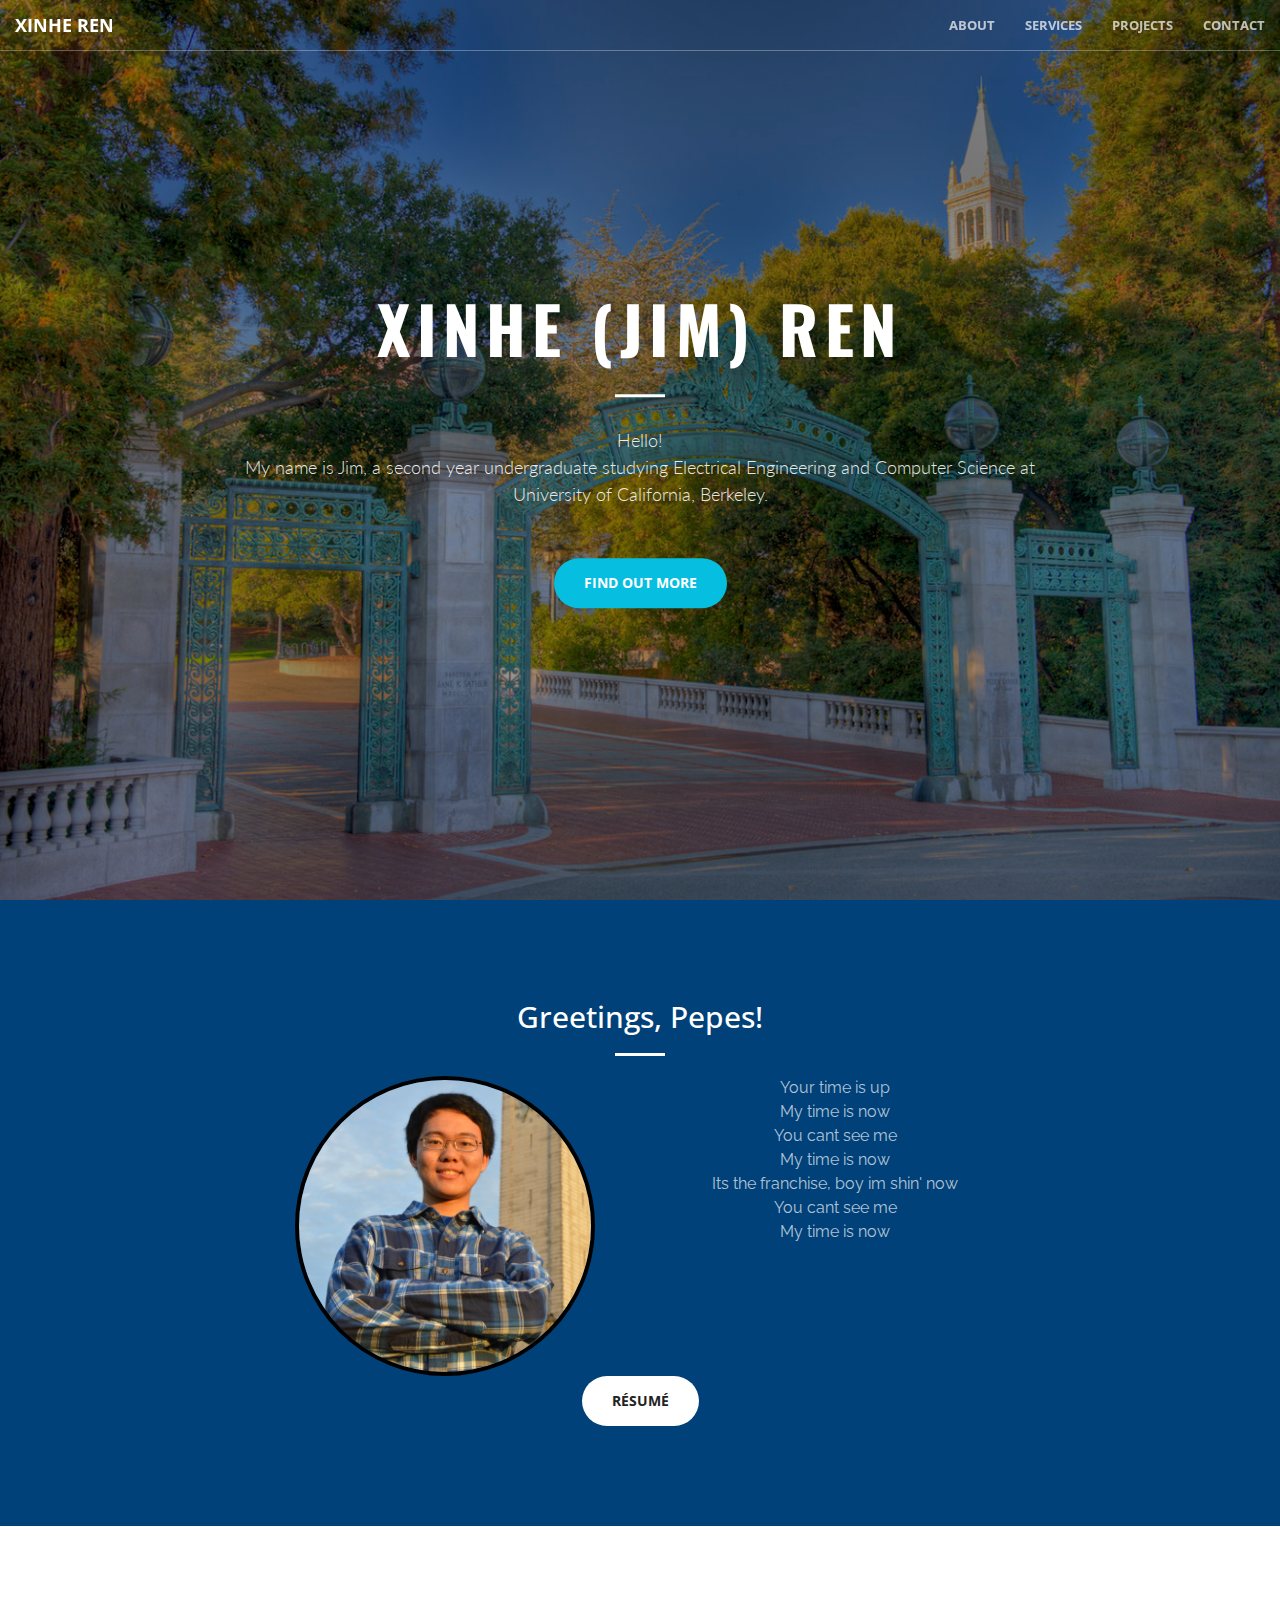
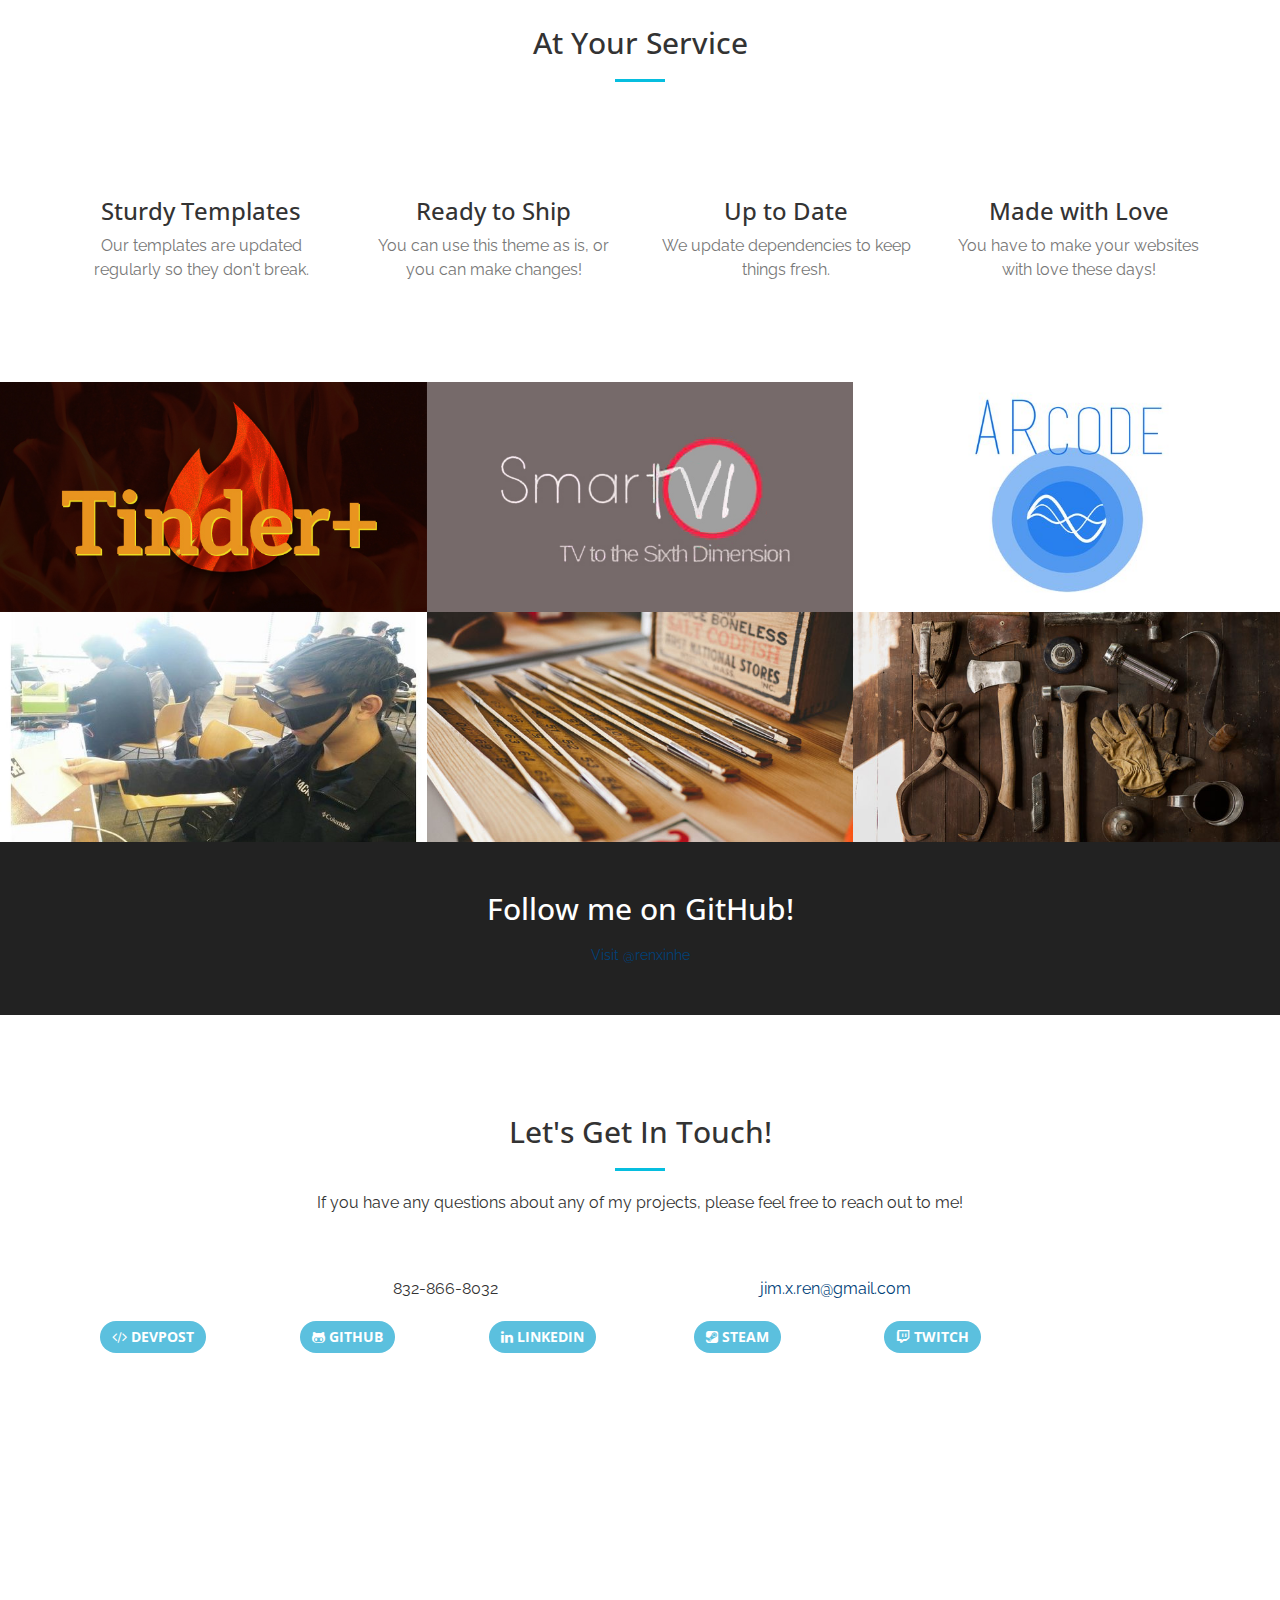
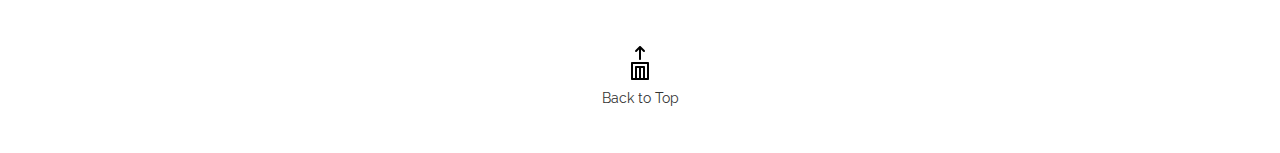
<file: war/index.html>
<head>

    <meta charset="utf-8">
    <meta http-equiv="X-UA-Compatible" content="IE=edge">
    <meta name="viewport" content="width=device-width, initial-scale=1">
    <meta name="description" content="">
    <meta name="author" content="">

    <title>Xinhe Ren</title>

    <!-- Bootstrap Core CSS -->
    <link rel="stylesheet" href="css/bootstrap.min.css" type="text/css">

    <!-- Custom Fonts -->
    <link href="http://fonts.googleapis.com/css?family=Open+Sans:300italic,400italic,600italic,700italic,800italic,400,300,600,700,800" rel="stylesheet" type="text/css">
    <link href="http://fonts.googleapis.com/css?family=Merriweather:400,300,300italic,400italic,700,700italic,900,900italic" rel="stylesheet" type="text/css">
    <link rel="stylesheet" href="font-awesome/css/font-awesome.min.css" type="text/css">
    <link href='https://fonts.googleapis.com/css?family=Raleway|Lato|Oswald&subset=latin,latin-ext' rel='stylesheet' type='text/css'>

    <!-- Plugin CSS -->
    <link rel="stylesheet" href="css/animate.min.css" type="text/css">

    <!-- Custom CSS -->
    <link rel="stylesheet" href="css/creative.css" type="text/css">
    <link rel="stylesheet" href="css/elevator.css" type="text/css">
    <link rel="stylesheet" href="css/animate.css" type="text/css">

    <!-- HTML5 Shim and Respond.js IE8 support of HTML5 elements and media queries -->
    <!-- WARNING: Respond.js doesn't work if you view the page via file:// -->
    <!--[if lt IE 9]>
        <script src="https://oss.maxcdn.com/libs/html5shiv/3.7.0/html5shiv.js"></script>
        <script src="https://oss.maxcdn.com/libs/respond.js/1.4.2/respond.min.js"></script>
    <![endif]-->

</head>

<body id="page-top">

    <nav id="mainNav" class="navbar navbar-default navbar-fixed-top affix-top">
        <div class="container-fluid">
            <!-- Brand and toggle get grouped for better mobile display -->
            <div class="navbar-header">
                <button type="button" class="navbar-toggle collapsed" data-toggle="collapse" data-target="#bs-example-navbar-collapse-1">
                    <span class="sr-only">Toggle navigation</span>
                    <span class="icon-bar"></span>
                    <span class="icon-bar"></span>
                    <span class="icon-bar"></span>
                </button>
                <a class="navbar-brand page-scroll" href="#page-top">Xinhe Ren
</a>
            </div>

            <!-- Collect the nav links, forms, and other content for toggling -->
            <div class="collapse navbar-collapse" id="bs-example-navbar-collapse-1">
                <ul class="nav navbar-nav navbar-right">
                    <li class="">
                        <a class="page-scroll" href="#about">About</a>
                    </li>
                    <li class="">
                        <a class="page-scroll" href="#services">Services</a>
                    </li>
                    <li class="">
                        <a class="page-scroll" href="#portfolio">Projects</a>
                    </li>
                    <li class="">
                        <a class="page-scroll" href="#contact">Contact</a>
                    </li>
                </ul>
            </div>
            <!-- /.navbar-collapse -->
        </div>
        <!-- /.container-fluid -->
    </nav>

    <header>
        <div class="header-content">
            <div class="header-content-inner">
                <h1 style="font-size: 65px;">Xinhe (Jim) Ren</h1>
                <hr class="light">
                <p>Hello!
                    <br> My name is Jim, a second year undergraduate studying Electrical Engineering and Computer Science at University of California, Berkeley.</p>
                <a href="#about" class="btn btn-primary btn-xl page-scroll">Find Out More</a>
            </div>
        </div>
    </header>

    <section class="bg-primary" id="about">
        <div class="container">
            <div class="row">
                <div class="col-lg-8 col-lg-offset-2 text-center">
                    <h2 class="section-heading">Greetings, Pepes!</h2>
                    <hr class="light">
                    <div class="row">
                        <div class="col-lg-6">
                            <img id="prof-pic" src="img/rsz_me.jpg" alt="Xinhe Ren">
                        </div>
                        <div class="col-lg-6">
                            <p id="about-text" class="text-faded">
                                Your time is up<br>
                                My time is now<br>
                                You cant see me<br>
                                My time is now<br>
                                Its the franchise, boy im shin' now<br>
                                You cant see me<br>
                                My time is now<br>
                            </p>
                        </div>
                    </div>
                    <a target="_blank" href="https://www.dropbox.com/s/3zj5g0iykv9a651/Xinhe_Ren_Resume.pdf?dl=0" class="btn btn-default btn-xl">RÉsumÉ</a>
                </div>
            </div>
        </div>
    </section>

    <section id="services">
        <div class="container">
            <div class="row">
                <div class="col-lg-12 text-center">
                    <h2 class="section-heading">At Your Service</h2>
                    <hr class="primary">
                </div>
            </div>
        </div>
        <div class="container">
            <div class="row">
                <div class="col-lg-3 col-md-6 text-center">
                    <div class="service-box">
                        <i class="fa fa-4x fa-diamond wow bounceIn text-primary" style="visibility: hidden; -webkit-animation: none;"></i>
                        <h3>Sturdy Templates</h3>
                        <p class="text-muted">Our templates are updated regularly so they don't break.</p>
                    </div>
                </div>
                <div class="col-lg-3 col-md-6 text-center">
                    <div class="service-box">
                        <i class="fa fa-4x fa-paper-plane wow bounceIn text-primary" data-wow-delay=".1s" style="visibility: hidden; -webkit-animation: none 0.1s 0.1s;"></i>
                        <h3>Ready to Ship</h3>
                        <p class="text-muted">You can use this theme as is, or you can make changes!</p>
                    </div>
                </div>
                <div class="col-lg-3 col-md-6 text-center">
                    <div class="service-box">
                        <i class="fa fa-4x fa-newspaper-o wow bounceIn text-primary" data-wow-delay=".2s" style="visibility: hidden; -webkit-animation: none 0.2s 0.2s;"></i>
                        <h3>Up to Date</h3>
                        <p class="text-muted">We update dependencies to keep things fresh.</p>
                    </div>
                </div>
                <div class="col-lg-3 col-md-6 text-center">
                    <div class="service-box">
                        <i class="fa fa-4x fa-heart wow bounceIn text-primary" data-wow-delay=".3s" style="visibility: hidden; -webkit-animation: none 0.3s 0.3s;"></i>
                        <h3>Made with Love</h3>
                        <p class="text-muted">You have to make your websites with love these days!</p>
                    </div>
                </div>
            </div>
        </div>
    </section>

    <section class="no-padding" id="portfolio">
        <div class="container-fluid">
            <div class="row no-gutter">
                <div class="col-lg-4 col-sm-6">
                    <a href="https://medium.com/hackmit-stories/hackmit-2015-winners-35fff2e4d8c3#.2iknkk4hv" class="portfolio-box">
                        <img src="img/portfolio/TinderPlus.jpg" class="img-responsive" alt="Tinder+">
                        <div class="portfolio-box-caption">
                            <div class="portfolio-box-caption-content">
                                <div class="project-category text-faded">
                                    AI / Machine Learning
                                </div>
                                <div class="project-name">
                                    Tinder+
                                </div>
                            </div>
                        </div>
                    </a>
                </div>
                <div class="col-lg-4 col-sm-6">
                    <a href="http://devpost.com/software/smartv" class="portfolio-box">
                        <img src="img/portfolio/SmarTV.jpg" class="img-responsive" alt="SmarTV">
                        <div class="portfolio-box-caption">
                            <div class="portfolio-box-caption-content">
                                <div class="project-category text-faded">
                                    Internet of Things (IoT)
                                </div>
                                <div class="project-name">
                                    SmarTV
                                </div>
                            </div>
                        </div>
                    </a>
                </div>
                <div class="col-lg-4 col-sm-6">
                    <a href="http://devpost.com/software/arcode" class="portfolio-box">
                        <img src="img/portfolio/ARcode.jpg" class="img-responsive" alt="ARcode">
                        <div class="portfolio-box-caption">
                            <div class="portfolio-box-caption-content">
                                <div class="project-category text-faded">
                                    Signal Processing
                                </div>
                                <div class="project-name">
                                    ARcode
                                </div>
                            </div>
                        </div>
                    </a>
                </div>
                <div class="col-lg-4 col-sm-6">
                    <a href="http://devpost.com/software/mindchat" class="portfolio-box">
                        <img src="img/portfolio/MindChat.jpg" class="img-responsive" alt="MindChat">
                        <div class="portfolio-box-caption">
                            <div class="portfolio-box-caption-content">
                                <div class="project-category text-faded">
                                    EEG / Augmented Reality
                                </div>
                                <div class="project-name">
                                    MindChat
                                </div>
                            </div>
                        </div>
                    </a>
                </div>
                <div class="col-lg-4 col-sm-6">
                    <a href="#" class="portfolio-box">
                        <img src="img/portfolio/5.jpg" class="img-responsive" alt="">
                        <div class="portfolio-box-caption">
                            <div class="portfolio-box-caption-content">
                                <div class="project-category text-faded">
                                    Category
                                </div>
                                <div class="project-name">
                                    Project Name
                                </div>
                            </div>
                        </div>
                    </a>
                </div>
                <div class="col-lg-4 col-sm-6">
                    <a href="#" class="portfolio-box">
                        <img src="img/portfolio/6.jpg" class="img-responsive" alt="">
                        <div class="portfolio-box-caption">
                            <div class="portfolio-box-caption-content">
                                <div class="project-category text-faded">
                                    Category
                                </div>
                                <div class="project-name">
                                    Project Name
                                </div>
                            </div>
                        </div>
                    </a>
                </div>
            </div>
        </div>
    </section>

    <aside class="bg-dark">
        <div class="container text-center">
            <div class="call-to-action">
                <h2>Follow me on GitHub!</h2>
<!--                <a href="#" class="btn btn-default btn-xl wow tada" style="visibility: hidden; -webkit-animation: none;">GitHub</a>-->
                    <a class="github-button" href="https://github.com/renxinhe" data-style="mega" data-count-href="/renxinhe/followers" data-count-api="/users/renxinhe#followers" data-count-aria-label="# followers on GitHub" aria-label="Follow @renxinhe on GitHub">Visit @renxinhe</a>
            </div>
        </div>
    </aside>

    <section id="contact">
        <div class="container">
            <div class="row">
                <div class="col-lg-8 col-lg-offset-2 text-center">
                    <h2 class="section-heading">Let's Get In Touch!</h2>
                    <hr class="primary">
                    <p>If you have any questions about any of my projects, please feel free to reach out to me!</p>
                </div>
                <div class="col-lg-4 col-lg-offset-2 text-center">
                    <i class="fa fa-phone fa-3x wow bounceIn" style="visibility: hidden; -webkit-animation: none;"></i>
                    <p>832-866-8032</p>
                </div>
                <div class="col-lg-4 text-center">
                    <i class="fa fa-envelope-o fa-3x wow bounceIn" data-wow-delay=".1s" style="visibility: hidden; -webkit-animation: none 0.1s 0.1s;"></i>
                    <p><a href="mailto:jim.x.ren@gmail.com">jim.x.ren@gmail.com</a>
                    </p>
                </div>
            </div>
            <div class="row">
                <div class="col-xs-2 text-center">
                    <a class="btn btn-info" href="#">
                        <i class="fa fa-code"></i> Devpost</a>
                </div>
                <div class="col-xs-2 text-center">
                    <a class="btn btn-info" href="#">
                        <i class="fa fa-github-alt"></i> GitHub</a>
                </div>
                <div class="col-xs-2 text-center">
                    <a class="btn btn-info" href="#">
                        <i class="fa fa-linkedin"></i> LinkedIn</a>
                </div>
                <div class="col-xs-2 text-center">
                    <a class="btn btn-info" href="#">
                        <i class="fa fa-steam-square"></i> Steam</a>
                </div>
                <div class="col-xs-2 text-center">
                    <a class="btn btn-info" href="#">
                        <i class="fa fa-twitch"></i> Twitch</a>
                </div>
            </div>
        </div>
    </section>

    <div class="elevator-footer">
        <div class="elevator">
            <svg class="sweet-svg" xmlns="http://www.w3.org/2000/svg" xmlns:xlink="http://www.w3.org/1999/xlink" version="1.1" x="0px" y="0px" viewBox="0 0 100 100" enable-background="new 0 0 100 100" xml:space="preserve" height="100px" width="100px">
                <path d="M70,47.5H30c-1.4,0-2.5,1.1-2.5,2.5v40c0,1.4,1.1,2.5,2.5,2.5h40c1.4,0,2.5-1.1,2.5-2.5V50C72.5,48.6,71.4,47.5,70,47.5z   M47.5,87.5h-5v-25h5V87.5z M57.5,87.5h-5v-25h5V87.5z M67.5,87.5h-5V60c0-1.4-1.1-2.5-2.5-2.5H40c-1.4,0-2.5,1.1-2.5,2.5v27.5h-5  v-35h35V87.5z"></path>
                <path d="M50,42.5c1.4,0,2.5-1.1,2.5-2.5V16l5.7,5.7c0.5,0.5,1.1,0.7,1.8,0.7s1.3-0.2,1.8-0.7c1-1,1-2.6,0-3.5l-10-10  c-1-1-2.6-1-3.5,0l-10,10c-1,1-1,2.6,0,3.5c1,1,2.6,1,3.5,0l5.7-5.7v24C47.5,41.4,48.6,42.5,50,42.5z"></path>
            </svg>
            Back to Top
        </div>
    </div>

    <script>
        window.onload = function() {
            // Elevator script included on the page, already.
            var elementButton = document.querySelector('.elevator');
            var elevator = new Elevator({
                element: elementButton,
                mainAudio: './music/elevator.mp3', // Music from http://www.bensound.com/
                endAudio: './music/ding.mp3'
            });
        }
    </script>

    <!-- jQuery -->
    <script src="js/jquery.js"></script>

    <!-- Bootstrap Core JavaScript -->
    <script src="js/bootstrap.min.js"></script>

    <!-- Plugin JavaScript -->
    <script src="js/jquery.easing.min.js"></script>
    <script src="js/jquery.fittext.js"></script>
    <script src="js/wow.min.js"></script>

    <!-- Custom Theme JavaScript -->
    <script src="js/creative.js"></script>

    <!-- elevator.js -->
    <script src="js/elevator.min.js"></script>

    <!-- GitHub Button -->
    <script async defer id="github-bjs" src="https://buttons.github.io/buttons.js"></script>

</body>
</file>
<file: war/css/elevator.css>
.elevator {
    text-align: center;
    cursor: pointer;
    width: 140px;
    margin: auto;
}

.elevator:hover {
    opacity: 0.7;
}

.elevator svg {
    width: 40px;
    height: 40px;
    display: block;
    margin: auto;
    margin-bottom: 5px;
}

.elevator-footer {
    box-sizing: border-box;
    padding-top: 190px;
    height: 300px;
}
</file>
<file: war/css/creative.css>
/*!
 * Start Bootstrap - Creative Bootstrap Theme (http://startbootstrap.com)
 * Code licensed under the Apache License v2.0.
 * For details, see http://www.apache.org/licenses/LICENSE-2.0.
 */

html,
body {
    width: 100%;
    height: 100%;
}

body {
/*    font-family: Merriweather,'Helvetica Neue',Arial,sans-serif;*/
    font-family: 'Raleway', sans-serif;
}

hr {
    max-width: 50px;
    border-color: #06BEDF;
    border-width: 3px;
}

hr.light {
    border-color: #fff;
}

a {
/*    color: #f05f40;*/
    color: #004179;
    -webkit-transition: all .35s;
    -moz-transition: all .35s;
    transition: all .35s;
}

a:hover,
a:focus {
/*    color: #eb3812;*/
    color: #002442;
}

h1,
h2,
h3,
h4,
h5,
h6 {
    font-family: 'Open Sans','Helvetica Neue',Arial,sans-serif;
}

p {
    margin-bottom: 20px;
    font-size: 16px;
    line-height: 1.5;
}

.bg-primary {
/*    background-color: #f05f40;*/
    background-color: #004179;
}

.bg-dark {
    color: #fff;
    background-color: #222;
}

.text-faded {
    color: rgba(255,255,255,.7);
}

#prof-pic {
    border-radius: 50%;
    max-height: 300px;
    width: 90%;
    max-width: 300px;
    text-align: center;
    border: 4px solid black;
}

section {
    padding: 100px 0;
}

aside {
    padding: 50px 0;
}

.no-padding {
    padding: 0;
}

.navbar-default {
    border-color: rgba(34,34,34,.05);
    font-family: 'Open Sans','Helvetica Neue',Arial,sans-serif;
    background-color: #fff;
    -webkit-transition: all .35s;
    -moz-transition: all .35s;
    transition: all .35s;
}

.navbar-default .navbar-header .navbar-brand {
    text-transform: uppercase;
    font-family: 'Open Sans','Helvetica Neue',Arial,sans-serif;
    font-weight: 700;
/*    color: #f05f40;*/
    color: #004179;
}

.navbar-default .navbar-header .navbar-brand:hover,
.navbar-default .navbar-header .navbar-brand:focus {
/*    color: #eb3812;*/
    color: #004179;
}

.navbar-default .nav > li>a,
.navbar-default .nav>li>a:focus {
    text-transform: uppercase;
    font-size: 13px;
    font-weight: 700;
    color: #222;
}

.navbar-default .nav > li>a:hover,
.navbar-default .nav>li>a:focus:hover {
/*    color: #f05f40;*/
    color: #06BEDF;
}

.navbar-default .nav > li.active>a,
.navbar-default .nav>li.active>a:focus {
/*    color: #f05f40!important;*/
    color: #06BEDF!important;
    background-color: transparent;
}

.navbar-default .nav > li.active>a:hover,
.navbar-default .nav>li.active>a:focus:hover {
    background-color: transparent;
}

@media(min-width:768px) {
    .navbar-default {
        border-color: rgba(255,255,255,.3);
        background-color: transparent;
    }

    .navbar-default .navbar-header .navbar-brand {
        color: rgba(255,255,255,.7);
    }

    .navbar-default .navbar-header .navbar-brand:hover,
    .navbar-default .navbar-header .navbar-brand:focus {
        color: #fff;
    }

    .navbar-default .nav > li>a,
    .navbar-default .nav>li>a:focus {
        color: rgba(255,255,255,.7);
    }

    .navbar-default .nav > li>a:hover,
    .navbar-default .nav>li>a:focus:hover {
        color: #fff;
    }

    .navbar-default.affix {
        border-color: rgba(34,34,34,.05);
        background-color: #fff;
    }

    .navbar-default.affix .navbar-header .navbar-brand {
        font-size: 14px;
/*        color: #f05f40;*/
        color: #004179;
    }

    .navbar-default.affix .navbar-header .navbar-brand:hover,
    .navbar-default.affix .navbar-header .navbar-brand:focus {
/*        color: #eb3812;*/
        color: #051B79;
    }

    .navbar-default.affix .nav > li>a,
    .navbar-default.affix .nav>li>a:focus {
        color: #222;
    }

    .navbar-default.affix .nav > li>a:hover,
    .navbar-default.affix .nav>li>a:focus:hover {
/*        color: #f05f40;*/
        color: #06BEDF;
    }
}

header {
    position: relative;
    width: 100%;
    min-height: auto;
    text-align: center;
    color: #fff;
    background: linear-gradient(rgba(0, 0, 0, 0.4), rgba(0, 0, 0, 0.4)), url(../img/shrunk-sather-gate.jpg);
    background-position: center;
    -webkit-background-size: cover;
    -moz-background-size: cover;
    background-size: cover;
    -o-background-size: cover;
    animation: 60s ease 0s normal none infinite back_animation;
}

header .header-content {
    position: relative;
    width: 100%;
    padding: 100px 15px;
    text-align: center;
}

header .header-content .header-content-inner h1 {
    margin-top: 0;
    margin-bottom: 0;
    text-transform: uppercase;
    font-family: 'Oswald', sans-serif;
    font-weight: 700;
    color: #fff;
    letter-spacing: 0.1em;
}

header .header-content .header-content-inner hr {
    margin: 30px auto;
}

header .header-content .header-content-inner p {
    margin-bottom: 50px;
    font-family: 'Lato', sans-serif;
    font-size: 18px;
    font-weight: 300;
    color: rgba(255,255,255,0.9); /*alpha was 0.7*/
}

@media(min-width:768px) {
    header {
        min-height: 100%;
    }

    header .header-content {
        position: absolute;
        top: 50%;
        padding: 0 50px;
        -webkit-transform: translateY(-50%);
        -ms-transform: translateY(-50%);
        transform: translateY(-50%);
    }

    header .header-content .header-content-inner {
        margin-right: auto;
        margin-left: auto;
        max-width: 1000px;
    }

    header .header-content .header-content-inner p {
        margin-right: auto;
        margin-left: auto;
        max-width: 80%;
        font-size: 18px;
    }
}

.section-heading {
    margin-top: 0;
}

.service-box {
    margin: 50px auto 0;
    max-width: 400px;
}

@media(min-width:992px) {
    .service-box {
        margin: 20px auto 0;
    }
}

.service-box p {
    margin-bottom: 0;
}

.portfolio-box {
    display: block;
    position: relative;
    margin: 0 auto;
    max-width: 650px;
}

.portfolio-box .portfolio-box-caption {
    display: block;
    position: absolute;
    bottom: 0;
    width: 100%;
    height: 100%;
    text-align: center;
    color: #fff;
    opacity: 0;
/*    background: rgba(240,95,64,.9);*/
    background: #06BEDF;
    -webkit-transition: all .35s;
    -moz-transition: all .35s;
    transition: all .35s;
}

.portfolio-box .portfolio-box-caption .portfolio-box-caption-content {
    position: absolute;
    top: 50%;
    width: 100%;
    text-align: center;
    transform: translateY(-50%);
}

.portfolio-box .portfolio-box-caption .portfolio-box-caption-content .project-category,
.portfolio-box .portfolio-box-caption .portfolio-box-caption-content .project-name {
    padding: 0 15px;
    font-family: 'Open Sans','Helvetica Neue',Arial,sans-serif;
}

.portfolio-box .portfolio-box-caption .portfolio-box-caption-content .project-category {
    text-transform: uppercase;
    font-size: 14px;
    font-weight: 600;
}

.portfolio-box .portfolio-box-caption .portfolio-box-caption-content .project-name {
    font-size: 18px;
}

.portfolio-box:hover .portfolio-box-caption {
    opacity: 1;
}

@media(min-width:768px) {
    .portfolio-box .portfolio-box-caption .portfolio-box-caption-content .project-category {
        font-size: 16px;
    }

    .portfolio-box .portfolio-box-caption .portfolio-box-caption-content .project-name {
        font-size: 22px;
    }
}

.call-to-action h2 {
    margin: 0 auto 20px;
}

.text-primary {
    color: #f05f40;
}

.no-gutter > [class*=col-] {
    padding-right: 0;
    padding-left: 0;
}

.btn-default {
    border-color: #fff;
    color: #222;
    background-color: #fff;
    -webkit-transition: all .35s;
    -moz-transition: all .35s;
    transition: all .35s;
}

.btn-default:hover,
.btn-default:focus,
.btn-default.focus,
.btn-default:active,
.btn-default.active,
.open > .dropdown-toggle.btn-default {
    border-color: #ededed;
    color: #222;
    background-color: #f2f2f2;
}

.btn-default:active,
.btn-default.active,
.open > .dropdown-toggle.btn-default {
    background-image: none;
}

.btn-default.disabled,
.btn-default[disabled],
fieldset[disabled] .btn-default,
.btn-default.disabled:hover,
.btn-default[disabled]:hover,
fieldset[disabled] .btn-default:hover,
.btn-default.disabled:focus,
.btn-default[disabled]:focus,
fieldset[disabled] .btn-default:focus,
.btn-default.disabled.focus,
.btn-default[disabled].focus,
fieldset[disabled] .btn-default.focus,
.btn-default.disabled:active,
.btn-default[disabled]:active,
fieldset[disabled] .btn-default:active,
.btn-default.disabled.active,
.btn-default[disabled].active,
fieldset[disabled] .btn-default.active {
    border-color: #fff;
    background-color: #fff;
}

.btn-default .badge {
    color: #fff;
    background-color: #222;
}

.btn-primary {
/*    border-color: #f05f40;*/
    border-color: #06BEDF;
    color: #fff;
/*    background-color: #f05f40;*/
    background-color: #06BEDF;
    -webkit-transition: all .35s;
    -moz-transition: all .35s;
    transition: all .35s;
}

.btn-primary:hover,
.btn-primary:focus,
.btn-primary.focus,
.btn-primary:active,
.btn-primary.active,
.open > .dropdown-toggle.btn-primary {
/*    border-color: #ed431f;*/
    border-color: #FFC527;
    color: #fff;
/*    background-color: #ee4b28;*/
    background-color: #FFC527;
}

.btn-primary:active,
.btn-primary.active,
.open > .dropdown-toggle.btn-primary {
    background-image: none;
}

.btn-primary.disabled,
.btn-primary[disabled],
fieldset[disabled] .btn-primary,
.btn-primary.disabled:hover,
.btn-primary[disabled]:hover,
fieldset[disabled] .btn-primary:hover,
.btn-primary.disabled:focus,
.btn-primary[disabled]:focus,
fieldset[disabled] .btn-primary:focus,
.btn-primary.disabled.focus,
.btn-primary[disabled].focus,
fieldset[disabled] .btn-primary.focus,
.btn-primary.disabled:active,
.btn-primary[disabled]:active,
fieldset[disabled] .btn-primary:active,
.btn-primary.disabled.active,
.btn-primary[disabled].active,
fieldset[disabled] .btn-primary.active {
    border-color: #f05f40;
    background-color: #f05f40;
}

.btn-primary .badge {
    color: #f05f40;
    background-color: #fff;
}

.btn {
    border: 0;
    border-radius: 300px;
    text-transform: uppercase;
    font-family: 'Open Sans','Helvetica Neue',Arial,sans-serif;
    font-weight: 700;
}

.btn-xl {
    padding: 15px 30px;
}

::-moz-selection {
    text-shadow: none;
    color: #fff;
    background: #222;
}

::selection {
    text-shadow: none;
    color: #fff;
    background: #222;
}

img::selection {
    color: #fff;
    background: 0 0;
}

img::-moz-selection {
    color: #fff;
    background: 0 0;
}

body {
    webkit-tap-highlight-color: #222;
}
</file>
